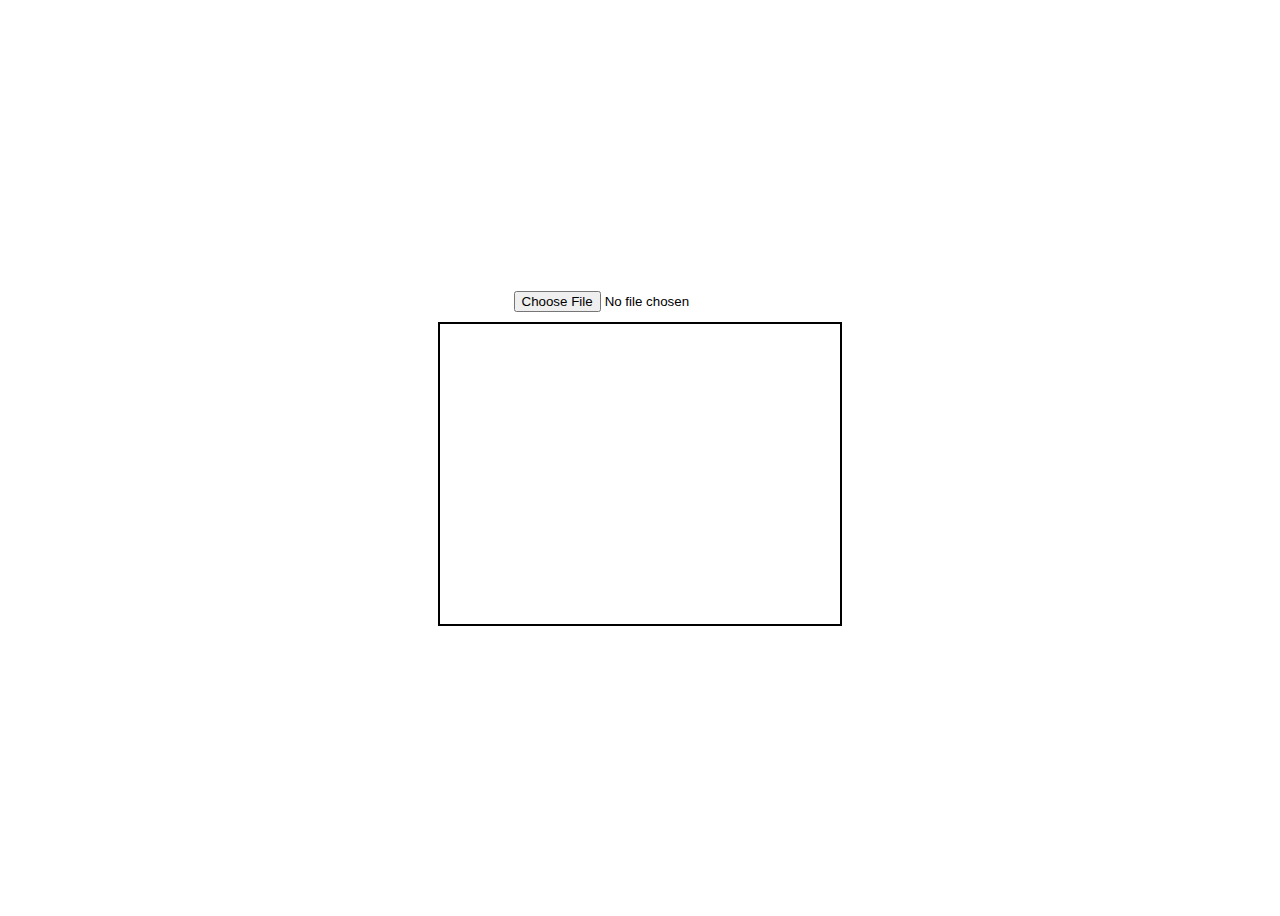
<file: 2022/3/hWork/index.html>
<!DOCTYPE html>
<html lang="en">
<head>
    <meta charset="UTF-8">
    <meta http-equiv="X-UA-Compatible" content="IE=edge">
    <meta name="viewport" content="width=device-width, initial-scale=1.0">
    <title>Document</title>
    <link rel="stylesheet" href="index.css">
   
</head>
<body>
    <input id="image_input" type="file" accept="image/png; image/jpg" >
    
    <div id="display-image"></div>

    <script src="index.js"></script>
</body>
</html>
</file>
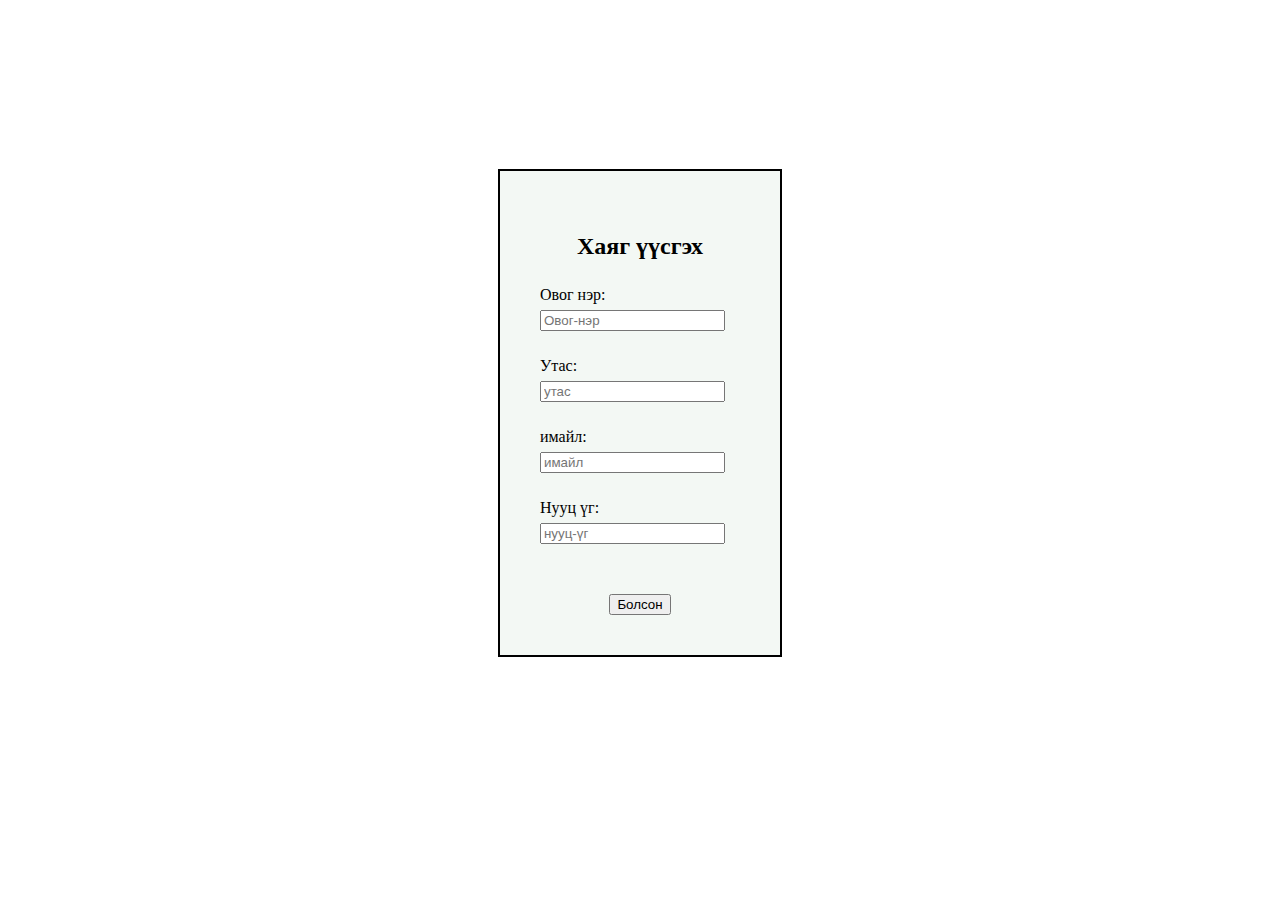
<file: 2022/3/lessen3/index.html>
<!DOCTYPE html>
<html lang="en">
<head>
    <meta charset="UTF-8">
    <meta http-equiv="X-UA-Compatible" content="IE=edge">
    <meta name="viewport" content="width=device-width, initial-scale=1.0">
    <title>Document</title>
    <link rel="stylesheet" href="index.css">
</head>
<body>
<div id="container">

<div id="header"><h2>Хаяг үүсгэх</h2></div>
<form class="form" id="form">
<div class="account">
    <label for="">Овог нэр: </label>
    <input type="text" placeholder="Овог-нэр" id="username">
    <i class="fas fa-check-circle"></i>
    <i class="fas fa-exclamation-circle"></i>
    
    <small>error</small>
</div>

<div class="account">
    <label for="">Утас:</label>
    <input type="phone-number" placeholder="утас" id="phone-number">
    <i class="fas fa-check-circle"></i>
    <i class="fas fa-exclamation-circle"></i>
    
    <small>error</small>
</div>

<div class="account">
    <label for="">имайл: </label>
    <input type="email" placeholder="имайл" id="email">
    <i class="fas fa-check-circle"></i>
    <i class="fas fa-exclamation-circle"></i>
    
    <small>error</small>
</div>

<div class="account">
    <label for="">Нууц үг:</label>
    <input type="password" placeholder="нууц-үг" id="password">
    <i class="fas fa-check-circle"></i>
    <i class="fas fa-exclamation-circle"></i>
    
    <small>error</small>
</div>
 
<div id="button"><button>Болсон</button></div>

</form>
</div>

    <script src="index.js"></script>
</body>
</html>
</file>
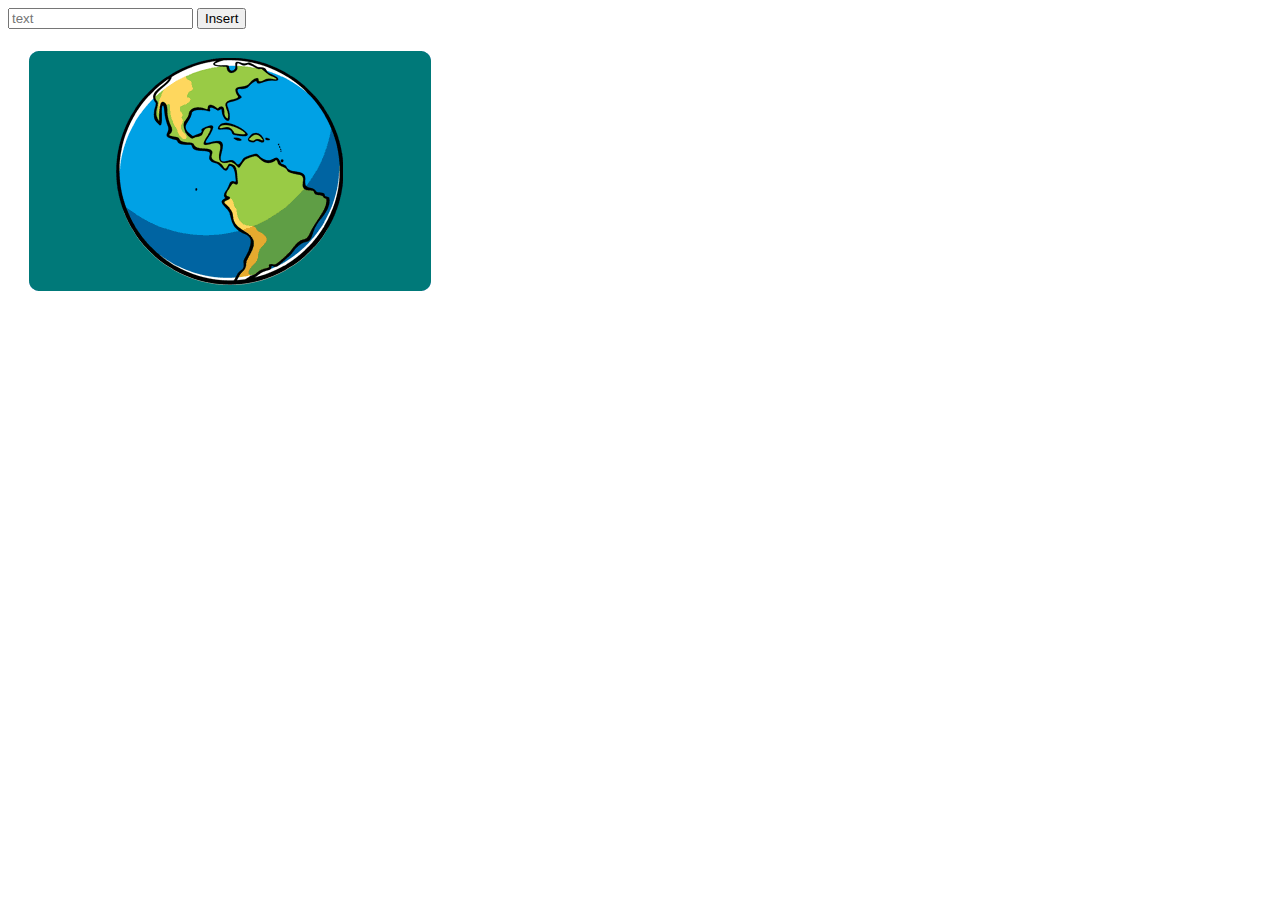
<file: 2022/3/lesson1/index.html>
</html>
<!DOCTYPE html>
<html lang="en">
<head>
    <meta charset="UTF-8">
    <meta http-equiv="X-UA-Compatible" content="IE=edge">
    <meta name="viewport" content="width=device-width, initial-scale=1.0">
    <title>Document</title>

</head>
<body>
    <input id="text" type="text" src="world.png" placeholder="text">
    <input type="button" value="Insert" onclick="insertTextValue()">

    <div class="container"></div>
   <div ><img src="world.png" alt=""></div>
    <script src="index.js"></script>
</body>
</html>
</file>
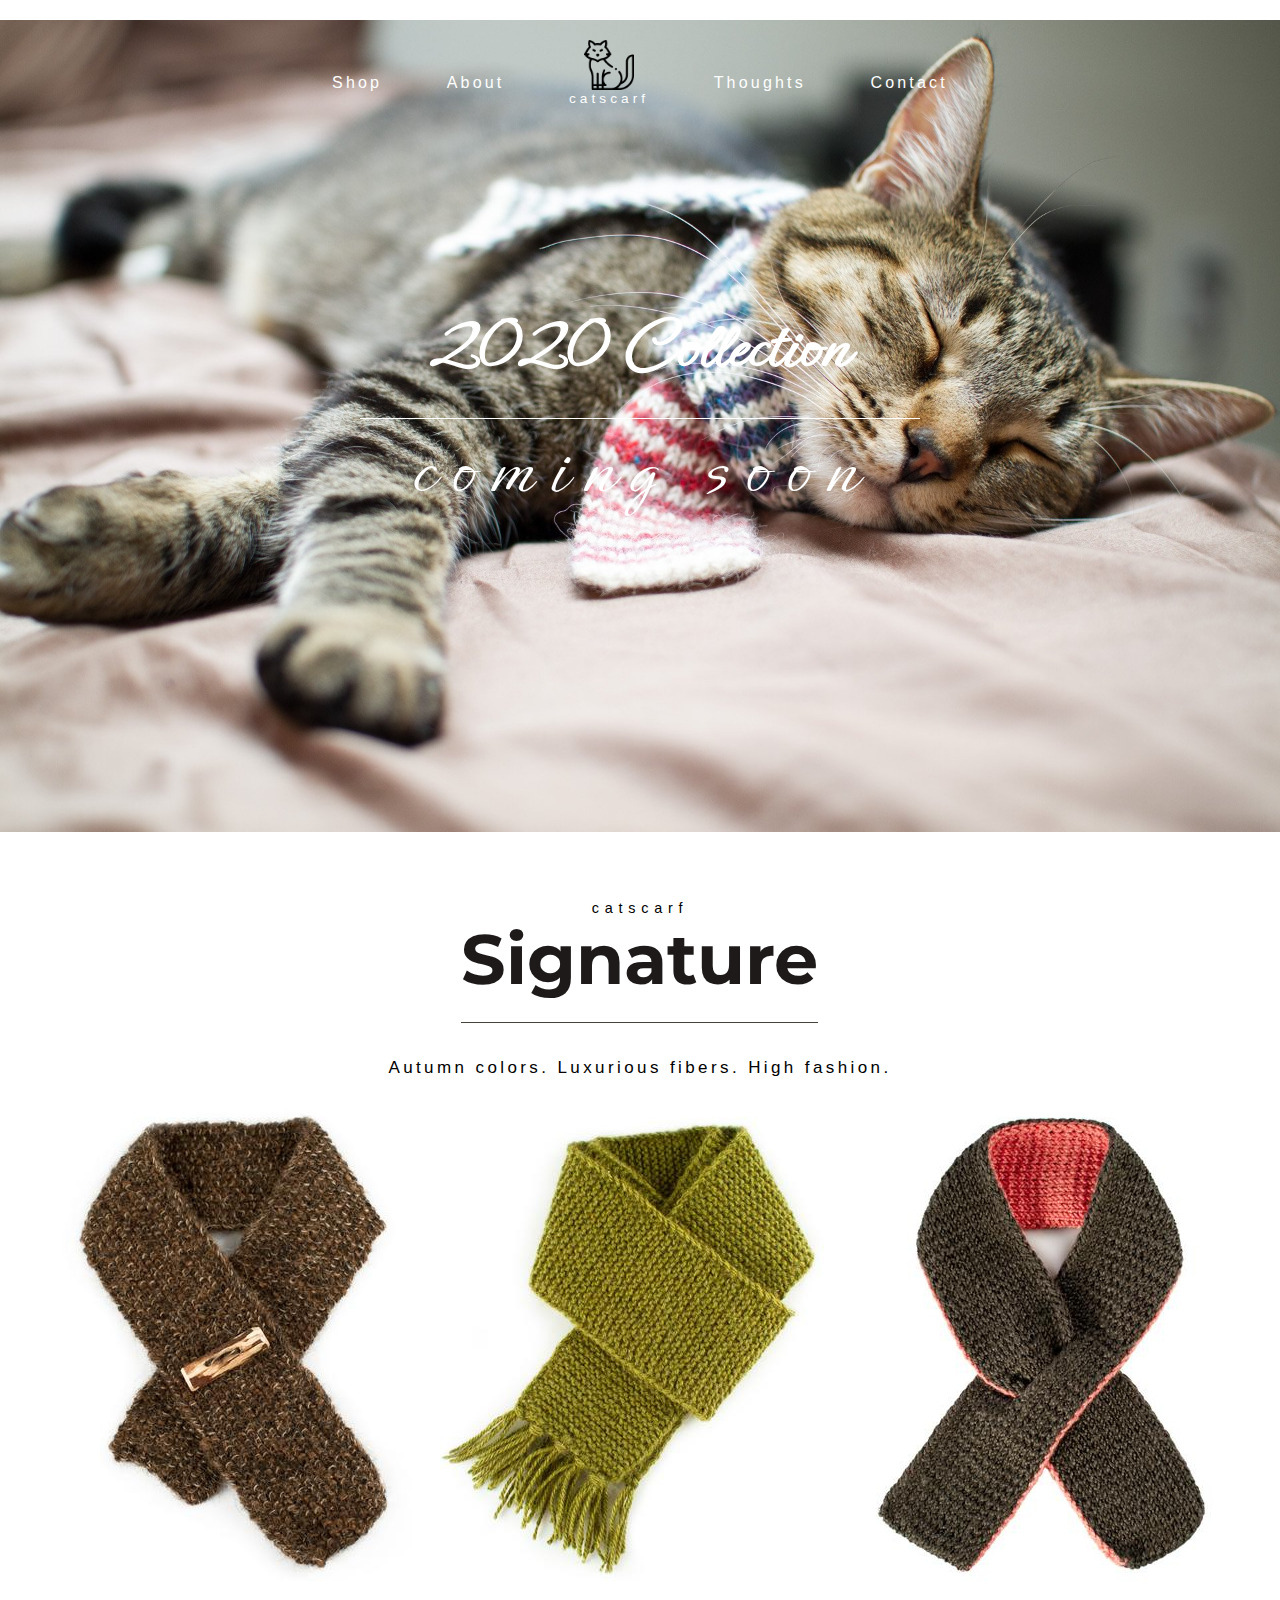
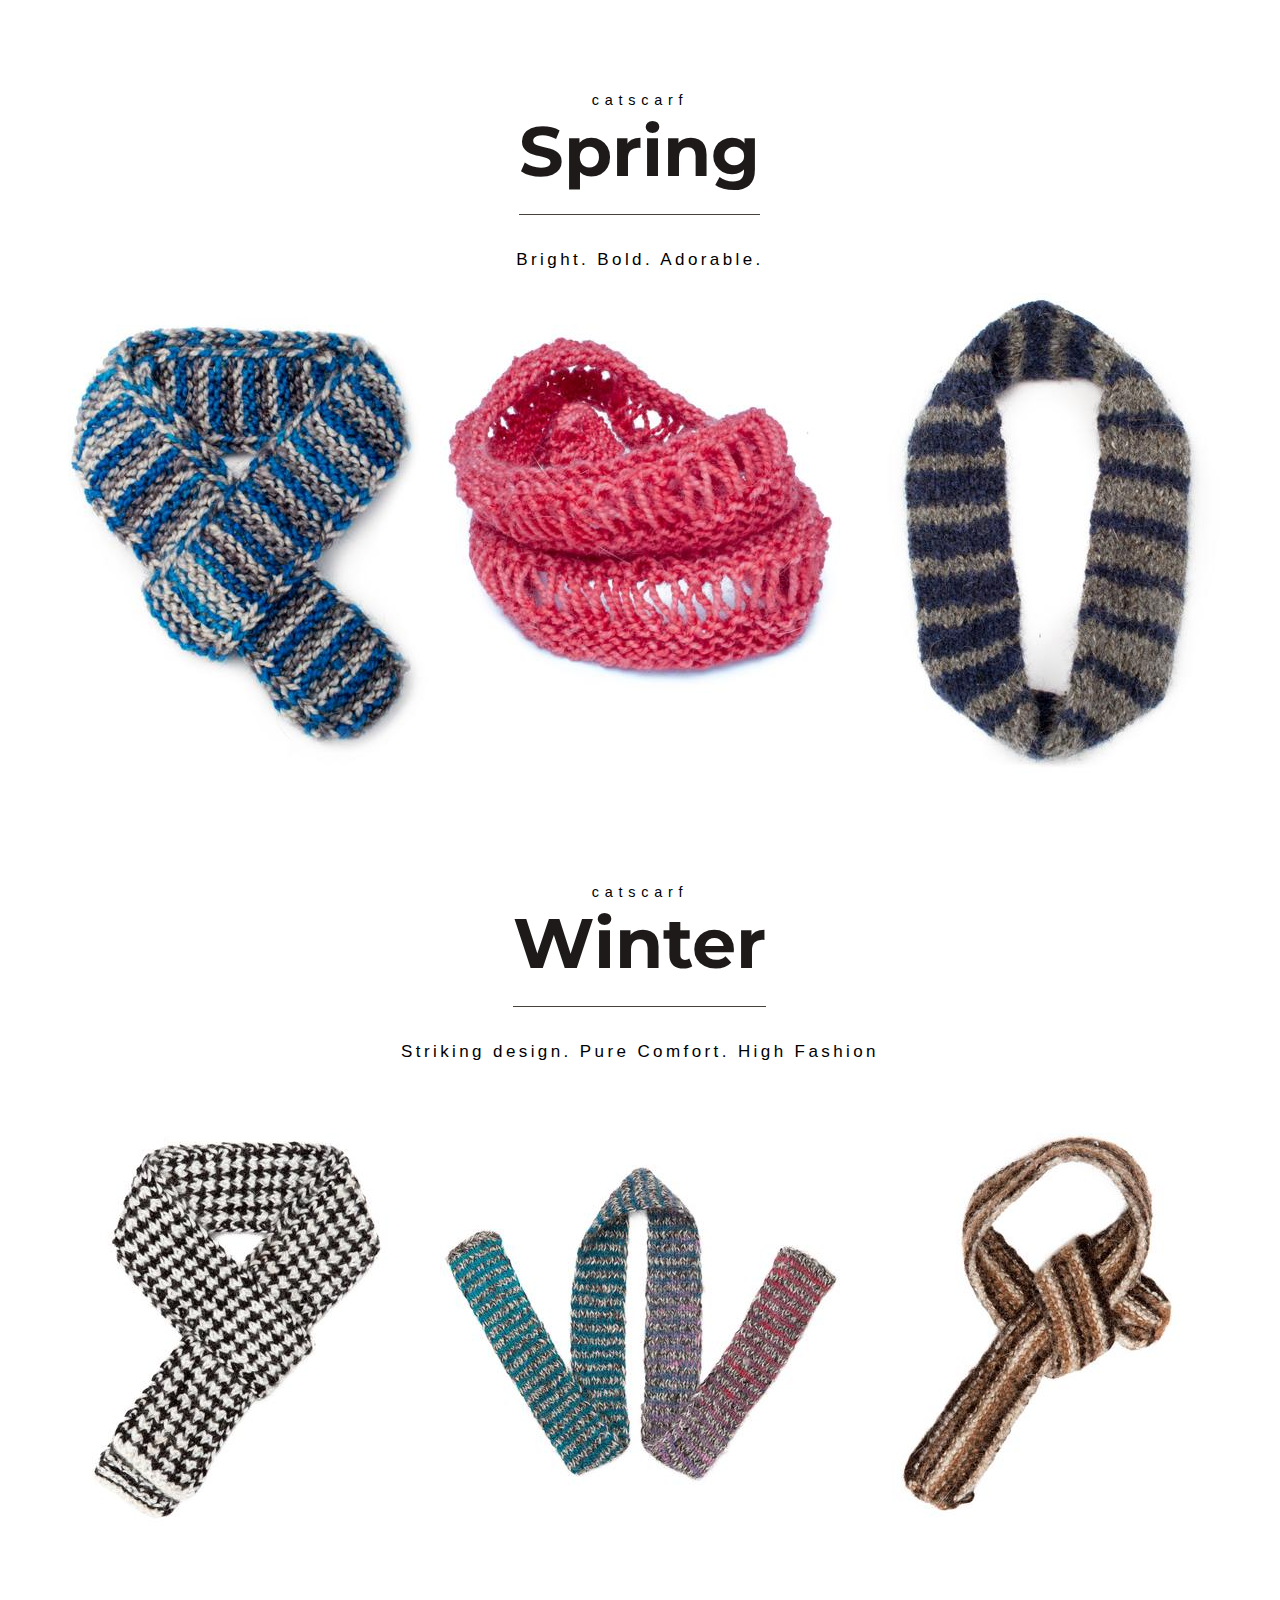
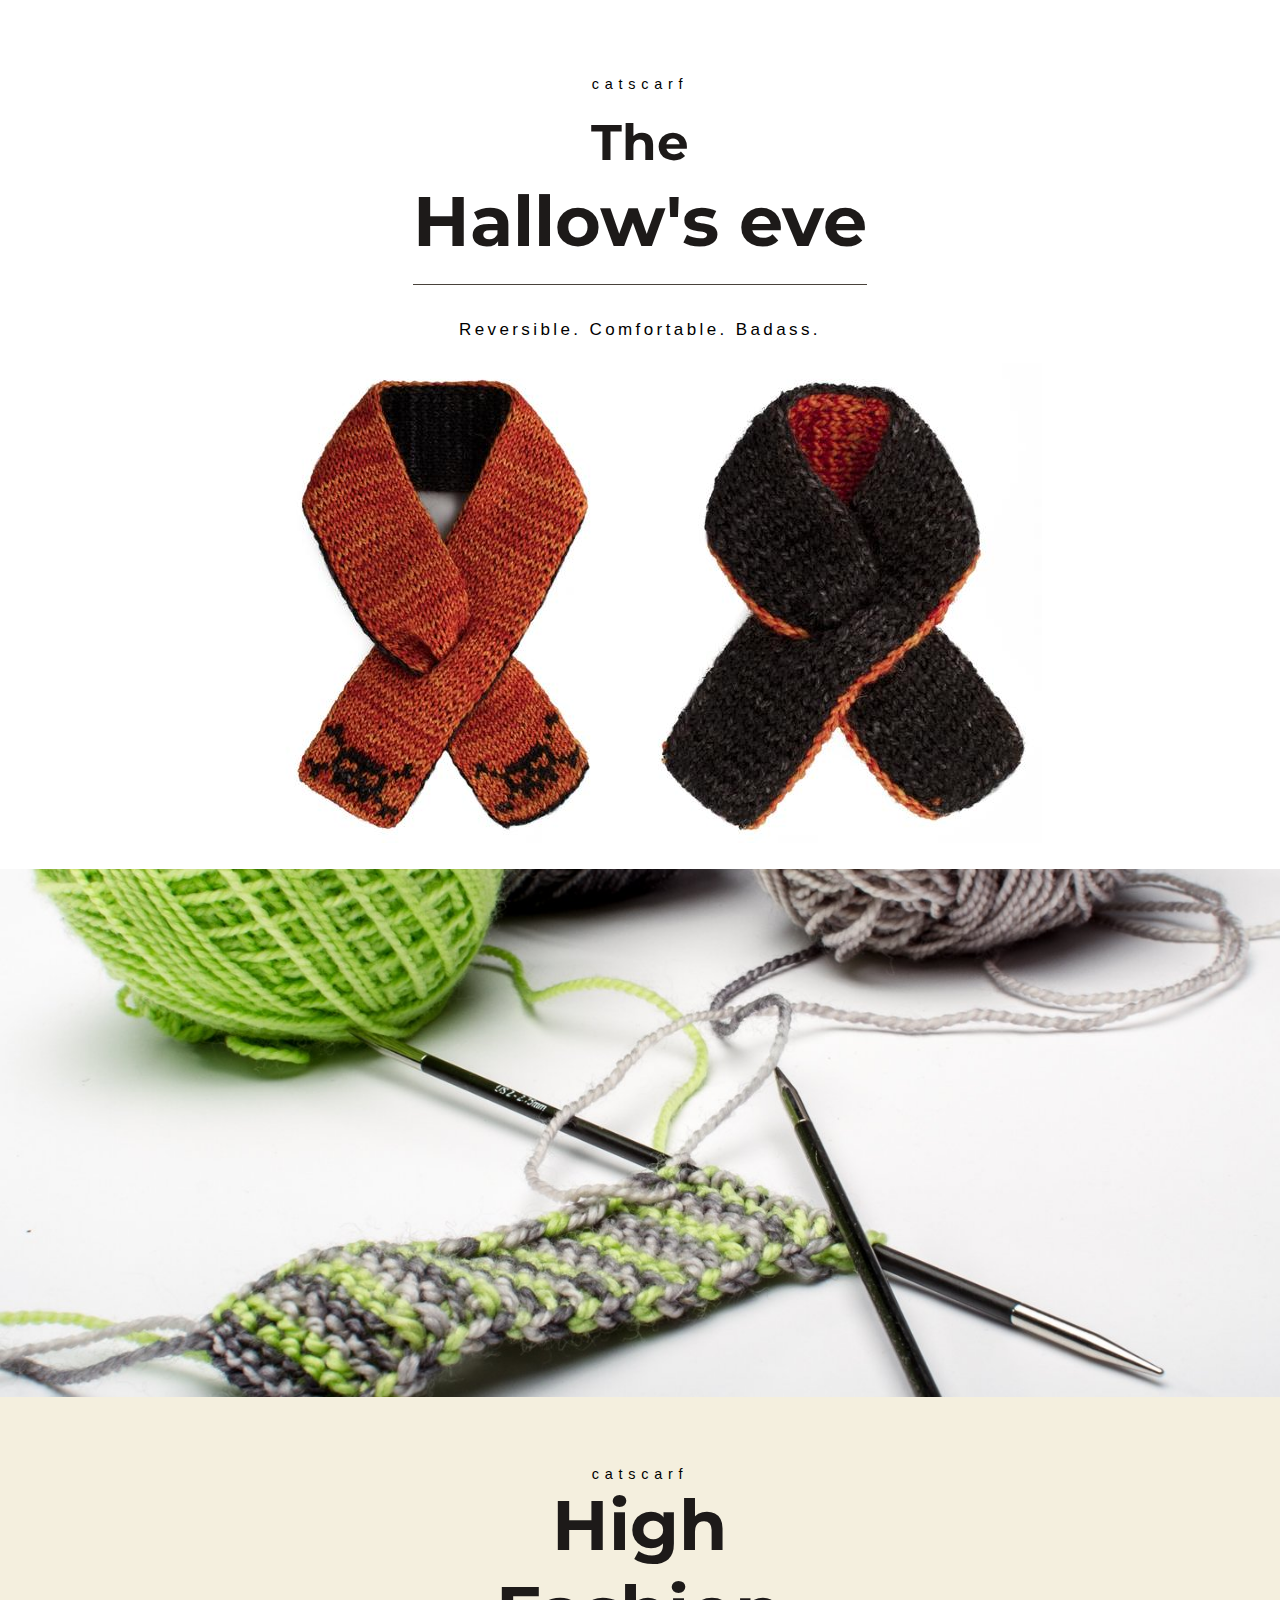
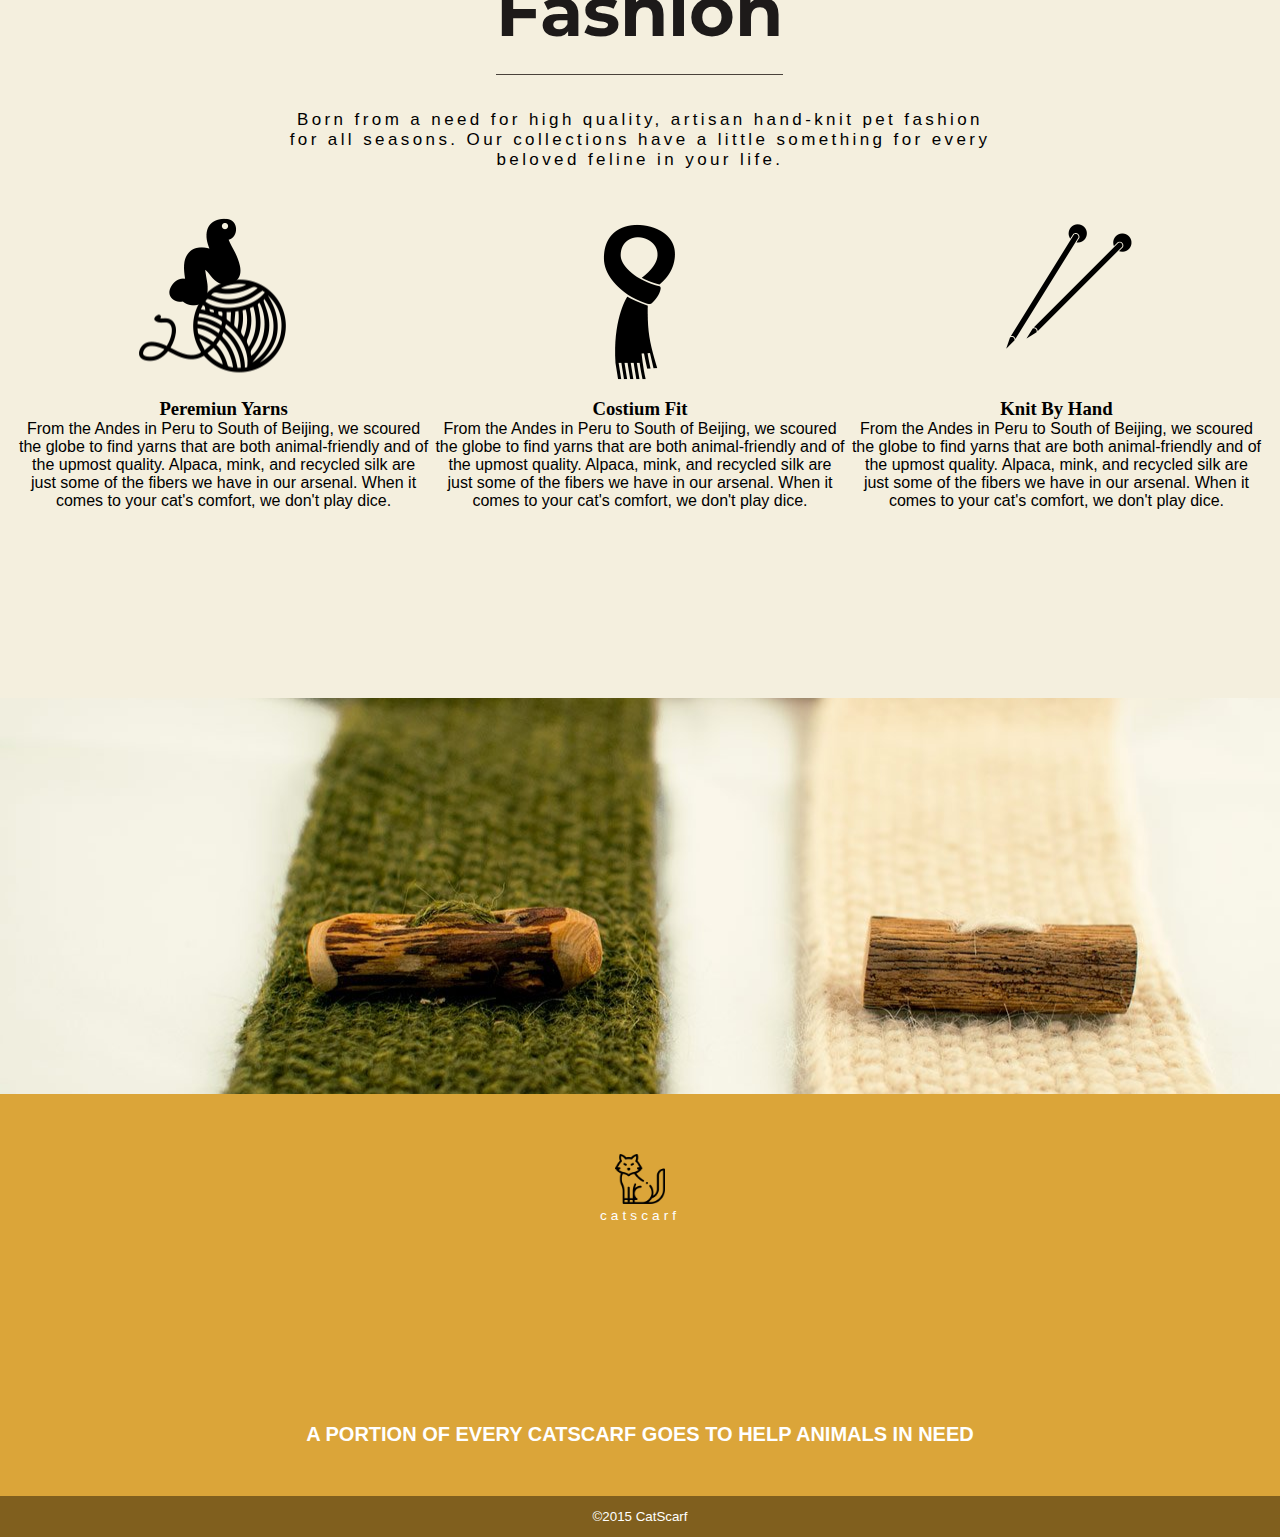
<file: catscarf/catscarf/catscarf.html>
<!DOCTYPE html>
<html lang="en">
<head>
    <meta charset="UTF-8">
    <meta http-equiv="X-UA-Compatible" content="IE=edge">
    <meta name="viewport" content="width=device-width, initial-scale=1.0">
    <title>CatScarf</title>
    <link rel="preconnect" href="https://fonts.googleapis.com">
    <link rel="preconnect" href="https://fonts.gstatic.com" crossorigin>
    <link href="https://fonts.googleapis.com/css2?family=Playfair+Display:ital@1&display=swap" rel="stylesheet">
    <link rel="preconnect" href="https://fonts.googleapis.com">
    <link rel="preconnect" href="https://fonts.gstatic.com" crossorigin>
    <link href="https://fonts.googleapis.com/css2?family=Ephesis&display=swap" rel="stylesheet">
    <link rel="preconnect" href="https://fonts.googleapis.com">
    <link rel="preconnect" href="https://fonts.gstatic.com" crossorigin>
    <link rel="preconnect" href="https://fonts.googleapis.com">
    <link rel="preconnect" href="https://fonts.gstatic.com" crossorigin>
    <link href="https://fonts.googleapis.com/css2?family=Dosis:wght@200&family=EB+Garamond:ital@1&family=Ephesis&display=swap" rel="stylesheet">
    <link rel="preconnect" href="https://fonts.googleapis.com">
    <link rel="preconnect" href="https://fonts.googleapis.com">
    <link rel="preconnect" href="https://fonts.gstatic.com" crossorigin>
    <link href="https://cdnjs.cloudflare.com/ajax/libs/font-awesome/5.13.0/css/all.min.css" rel="stylesheet"> 
    <link href="https://fonts.googleapis.com/css2?family=Montserrat:wght@200&display=swap" rel="stylesheet">
    <link rel="stylesheet" href="catscarf.css">
</head>
<body>
    <header class="header fixed new-header">
        <div class="menu new-menu">
          <input type="checkbox" id="check">
          <label for="check" class="checkbtn">
            <i class="logos"><img src="cat.png" alt="" class=""></i>
          </label>
            <ul class="nav">
                <li class=""><a href="#Shop" class="">Shop</a></li>
                <li class=""><a href="#About" class="">About</a></li>
                <li class="logo"><a href="#" class=""><img src="cat.png">
                    <b class="cat">catscarf</b></a></li>
                <li class=""><a href="#Thoughts" class="">Thoughts</a></li>
                <li class=""><a href="#Contact" class="">Contact</a></li>
              </ul>
        </div>
    </header>
    <div role="main" class="main">
       <ul class="slider">
        <li class="slide" style="background-image: url(slider1.jpg);height: 812px; object-fit: cover;">
            <div class="slide-content" style="padding-top: 280.334px;">
              <h1 class="slide-headline tera">2020 Collection</h1>
              <br>
              <a class="jump" href="#">coming soon</a>
            </div>
          </li>
       </ul>
       <section class="wraper" id="shop" style="min-height: 792px; padding-bottom:2%;">
           <header class="header-page">
               <b class="logotype-small">catscarf</b>
               <h1 class="">Signature</h1>
               <p class="">Autumn colors. Luxurious fibers. High fashion.</p>
           </header>
           <ul class="grid">
               <li><a href="/collections/signature/products/the-clyde" class="zurag1"><img src="11.jpg" alt="" class=""></a> <figcaption>
                <a href="/collections/signature/products/the-clyde">
                  <span class="product-overlay">
                    <h1 itemprop="name"><span>The</span> <br class="">Clyde</h1>
                    <b class="button" style="margin-top: 30px;">view details</b>
                  </span>
                </a>
              </figcaption>
            </li>
               <li><a href="/collections/signature/products/the-clyde" class="zurag1"><img src="12.jpg" alt="" class=""></a> <figcaption>
                <a href="/collections/signature/products/the-clyde">
                  <span class="product-overlay">
                    <h1 itemprop="name"><span>The</span> <br class="">Squirrel</h1>
                    <b class="button" style="margin-top: 30px;">view details</b>
                  </span>
                </a>
              </figcaption></li>
               <li><a href="/collections/signature/products/the-clyde" class="zurag1"><img src="13.jpg" alt="" class=""></a><figcaption>
                <a href="/collections/signature/products/the-sid-nancy">
                  <span class="product-overlay">
                    <h1 itemprop="name"><span>The</span> Sid & Nancy</h1>
                    <b class="button">view details</b>
                  </span>
                </a>
              </figcaption></li>
           </ul>
       </section>
       <section class="shop-wrapper" id="shop" style="min-height: 792px; padding-bottom:2%;">
        <header class="header-page">
            <b class="logotype-small">catscarf</b>
            <h1 class="">Spring</h1>
            <p class="">Bright. Bold. Adorable.</p>
        </header>
        <ul class="grid">
            <li style="align-items: center;"><a href="/collections/signature/products/the-clyde" class="zurag1"><img src="14.jpg" alt="" class=""></a> <figcaption>
                <a href="/collections/signature/products/the-clyde">
                  <span class="product-overlay">
                    <h1 itemprop="name"><span>The</span> <br class="">Gus</h1>
                    <b class="button" style="margin-top: 30px;">view details</b>
                  </span>
                </a>
              </figcaption></li>
            <li style="align-items: center;"><a href="/collections/signature/products/the-clyde" class="zurag1"><img src="15.jpg" alt="" class=""></a> <figcaption>
                <a href="/collections/signature/products/the-clyde">
                  <span class="product-overlay">
                    <h1 itemprop="name"><span>The</span> <br class="">Mobius</h1>
                    <b class="button" style="margin-top: 30px;">view details</b>
                  </span>
                </a>
              </figcaption></li>
            <li style="align-items: center;"><a href="/collections/signature/products/the-clyde" class="zurag1"><img src="16.jpg" alt="" class=""></a> <figcaption>
                <a href="/collections/signature/products/the-clyde">
                  <span class="product-overlay">
                    <h1 itemprop="name"><span>The</span> <br class="">Gwendolyn</h1>
                    <b class="button" style="margin-top: 30px;">view details</b>
                  </span>
                </a>
              </figcaption></li>
        
        </ul>
    </section>
    <section class="shop-wrapper" id="shop" style="min-height: 792px; padding-bottom:2%;">
        <header class="header-page">
            <b class="logotype-small">catscarf</b>
            <h1 class="">Winter</h1>
            <p class="">Striking design. Pure Comfort. High Fashion</p>
        </header>
        <ul class="grid">
            <li style="align-items: center;"><a href="/collections/signature/products/the-clyde" class="zurag1"><img src="17.jpg" alt="" class=""></a> <figcaption>
                <a href="/collections/signature/products/the-clyde">
                  <span class="product-overlay">
                    <h1 itemprop="name"><span>The</span> <br class="">Ricky</h1>
                    <b class="button" style="margin-top: 30px;">view details</b>
                  </span>
                </a>
              </figcaption></li>
            <li style="align-items: center;"><a href="/collections/signature/products/the-clyde" class="zurag1"><img src="18.jpg" alt="" class=""></a> <figcaption>
                <a href="/collections/signature/products/the-clyde">
                  <span class="product-overlay">
                    <h1 itemprop="name"><span>The</span> <br class="">Felix</h1>
                    <b class="button" style="margin-top: 30px;">view details</b>
                  </span>
                </a>
              </figcaption></li>
            <li style="align-items: center;"><a href="/collections/signature/products/the-clyde" class="zurag1"><img src="19.jpg" alt="" class=""></a> <figcaption>
                <a href="/collections/signature/products/the-clyde">
                  <span class="product-overlay">
                    <h1 itemprop="name"><span>The</span> <br class="">HodgePodge</h1>
                    <b class="button" style="margin-top: 30px;">view details</b>
                  </span>
                </a>
              </figcaption></li>
        </ul>
    </section>
    <section class="shop-wrapper" id="shop" style="min-height: 792px; padding-bottom:2%;">
        <header class="header-page">
            <b class="logotype-small">catscarf</b>
            <h1 class=""><small class="">The</small>
                <br>
                Hallow's eve</h1>
            <p class="">Reversible. Comfortable. Badass.</p>
        </header>
        <ul class="grid">
            <li style="align-items: center;"><a href="/collections/signature/products/the-clyde" class="zurag1"><img src="20.jpg" alt="" class=""></a> <figcaption>
                <a href="/collections/signature/products/the-clyde">
                  <span class="product-overlay">
                    <h1 itemprop="name"><span>The Hallow's Eve</span> Skull Detail<br class=""></h1>
                    <b class="button" style="margin-top: 30px;">view details</b>
                  </span>
                </a>
              </figcaption> </li>
            <li style="align-items: center;"><a href="/collections/signature/products/the-clyde" class="zurag1"><img src="21.jpg" alt="" class=""></a>  <figcaption>
                <a href="/collections/signature/products/the-clyde">
                  <span class="product-overlay">
                    <h1 itemprop="name"><span>The Hallov's Eve</span> <br class="">Solid</h1>
                    <b class="button" style="margin-top: 30px;">view details</b>
                  </span>
                </a>
              </figcaption></li>
        </ul>
    </section>
    <section class="divider" data-speed="10" style="background-image: url(22.jpg); 
             min-height: 528px; background-position-y: -80.9792px;"> 
    </section>
    <section class="wraper about" id="about" style="min-height: 792px;">
        <header class="header-page hed">
        <b class="logotype-small">catscarf</b>
        <h1 class="">High <br> Fashion</h1>
        <p class="">Born from a need for high quality, artisan hand-knit pet fashion for all seasons. Our collections have a little something for every beloved feline in your life.
        </p>
        </header>
        <br>
        <div class="about-item-wrapper">
            <div class="about-item">
                <img src="23.gif" alt="" class="">
                <h3 class="">Peremiun Yarns</h3>
                <p>From the Andes in Peru to South of Beijing, we scoured the globe to find yarns that are both animal-friendly and of the upmost quality. Alpaca, mink, and recycled silk are just some of the fibers we have in our arsenal. When it comes to your cat's comfort, we don't play dice.
                </p>
             </div>
             <div class="about-item">
                <img src="24.gif" alt="" class="">
                <h3 class="">Costium Fit</h3>
                <p>From the Andes in Peru to South of Beijing, we scoured the globe to find yarns that are both animal-friendly and of the upmost quality. Alpaca, mink, and recycled silk are just some of the fibers we have in our arsenal. When it comes to your cat's comfort, we don't play dice.
                </p>
             </div>
             <div class="about-item">
                <img src="25.gif" alt="" class="">
                <h3 class="">Knit By Hand</h3>
                <p>From the Andes in Peru to South of Beijing, we scoured the globe to find yarns that are both animal-friendly and of the upmost quality. Alpaca, mink, and recycled silk are just some of the fibers we have in our arsenal. When it comes to your cat's comfort, we don't play dice.
                </p>
             </div>
        </div>
    </section>
    <section class="footer-image" data-speed="10" style="background-image: url(23.jpg); min-height: 396px; background-position-y: -62.3177px;">
      </section>
      </div>
      <section class="contact" id="contact" style=" min-height: 345px; background-position-y: -62.3177px;">
        <div class="logod" style="padding-top: 60px;"><a href="www.catscarf.com" class=""><img src="cat.png" width="50px">
            <b class="cat">catscarf</b></a></div>
      
        <div class="charity" style=" margin-top: 200px; ">
            <h5>A portion of every CatScarf goes to help animals in need</h5>
          </div>
          <small class="copyright" style="margin-top: 50px;">©2015 CatScarf</small>
    </section>
  </body>
</html>
</file>
<file: 2022/3/hWork/index.css>
body {
  display: flex;
  justify-content: center;
  align-items: center;
  flex-direction: column;
  height: 100vh;
  gap: 10px;
}
#display-image {
  display: block;
  width: 400px;
  height: 300px;
  border: 2px solid black;
  background-size: cover;
}
</file>
<file: 2022/3/lessen3/index.css>
body {
  display: flex;
  justify-content: center;
  align-items: center;
  height: 90vh;
  line-height: 30px;
}
#header {
  display: flex;
  justify-content: center;
}
#button {
  display: flex;
  justify-content: center;
  margin-top: 30px;
}
#container {
  background-color: rgb(243, 248, 244);
  border: 2px solid black;
  padding: 40px;
  width: 200px;
}
.account {
  position: relative;
  padding-bottom: 20px;
}
.account input {
  display: block;
}
.account small {
  position: absolute;
  visibility: hidden;
}
.account.success input {
  border: 2px solid #2cee71;
}
.account.error input {
  border: 2px solid #e74c3c;
}
.account.error small {
  visibility: visible;
  color: #e74c3c;
  margin-top: 0px;
  padding: 0%;
}
</file>
<file: catscarf/catscarf/catscarf.css>
*{
    box-sizing:border-box;
    margin:0;
    padding:0;   
    font-family: "Playfair Display SC", sans-serif;
}
body{
    height:100vh;
    margin:0;
    padding:0;
    font-size: 16px;
    font-family: Arial, Helvetica, sans-serif;
}
a{
    letter-spacing: .2em;
    text-decoration: none;
    color:white;
}
.nav {
    display: block;
    text-align: center;
}
ul{
    list-style: none;
    margin:20px 0;
}
.cat {
    display: block;
    font-weight: 400;
    letter-spacing: .3em;
    font-size: 85%;
}
.menu li{
    display:inline-block;
    padding:0 30px;
}
.checkbtn{
    font-size: 30px;
    color: rgb(18, 20, 20);
    line-height: 80px;
    float:left;
    margin-left: 0;
    margin-top: 0;
    cursor: pointer;
    position:absolute;
    display: none;
}
#check{
    display: none;
}
.logos img{
    margin-top: -20px;
    margin-left: 3px;
    position: absolute;
}
@media only screen and (max-width: 1200px){
    .checkbtn{
        display: block;
     }
     .logo a{
         display: block;
         display: none;
     }
     
    .nav{
        position:relative;
        width:100%;
        height:200px;
        background-color: white; 
        top: 50px;
        left:-10000px      
    }
    .nav li a{
        color:black;
    }
    .nav li{
        display:block;
        margin-top: 20px;
        line-height: 25px;
    }
    .nav li:hover{
        background-color: rgba(0,0,0,0.1);
    }
    #check:checked ~ ul{
        left:0;
    }
}

.menu li:not(.logo) li{
    border-bottom: 1px solid rgba(255,255,255,.3);
}

.header a:hover{
    color: #c7d93b;
}
.menu img{
    width:50px;
    margin-bottom: 9px;;
}
 .logo{
     vertical-align:-15px;
     padding: 0 2em 0 2em;
     line-height: 0;
 }
 .header {
    max-width: 100%;
    margin-left: auto;
    margin-right: auto;
    width: 100%;
    position: absolute;
    z-index: 1;
 }
 .slider .slide {
    min-height: 20em;
    text-align: center;
    background-size: cover;
    background-position: center;
}
.slider {
    list-style: none;
}

.slider h1 {
    font-family: 'Dosis', sans-serif;
    font-family: 'EB Garamond', serif;
    font-family: 'Ephesis', cursive;
    display: inline-block;
    padding-top: 0;
    padding-bottom: 1.85625%;
    color: #fff;
    padding-left: 1em;
    padding-right: 1em;
    border-bottom: 1px solid #fff;
    font-size: 4.5em;
}
.slider a{
    margin: 50px 0;
    font-size: 80px;
    font-family: 'Ephesis', cursive;
}
.header-page {
    display: block;
    float: left;
    margin-right: 2.01406%;
    width: 56.27969%;
    margin-left: 21.86016%;
    margin-top: 3.7125%;
    margin-bottom: 1.85625%;
    text-align: center;
}
logotype-small {
    display: block;
    font-weight: 400;
    letter-spacing: .5em;
    font-size: 65%;
}
.header-page h1 {
    color: #1d1a19;
    border-bottom: 1px solid #49423b;
}

.header-page {
        display: block;
        float: left;
        margin-right: 2.01406%;
        width: 56.27969%;
        margin-left: 21.86016%;
        margin-top: 3.7125%;
        margin-bottom: 1.85625%;
        text-align: center;
    }
.logotype-small{
    display: block;
    font-weight:400;
    letter-spacing: .4em;
    font-size: 90%;
}
.header-page h1{
    display:inline-block;
    font-size: 70px;
    font-family: 'Montserrat', sans-serif;
    margin-bottom: 15px;
    padding-bottom: 20px;
}
.header-page p{
    font-size:17px;
    font-family: Arial, Helvetica, sans-serif;
    letter-spacing: .2em;
    margin-top: 20px;
}
.grid{
 text-align: center;
 margin:auto;
}
.grid ul{
    list-style: none;
    text-align: center;
}
.grid li{
    display:inline-block;
    position: relative;
}

.gridd ul{
    list-style: none;
}
.gridd li{
    display:inline-block;
    padding: 0 60px;
}

.product-overlay {
    position: absolute;
    top: 0;
    right: 0;
    bottom: 0;
    left: 0;
    max-width: 300px;
    max-height: 300px;
    padding: 4em 1.5em 1.5em 1.5em;
    overflow: hidden;
    margin: auto;
    border-radius: 50%;
    opacity: 0;
    text-align: center;
    background-color: rgba(29,26,25,.5);
    color: #fff;
    -webkit-transition: all .2s;
    -moz-transition: all .2s;
    transition: all .2s;
}
.product-overlay:hover {
    position: absolute;
    top: 0;
    right: 0;
    bottom: 0;
    left: 0;
    max-width: 300px;
    max-height: 300px;
    padding: 4em 1.5em 1.5em 1.5em;
    overflow: visible;
    margin: auto;
    border-radius: 50%;
    opacity: 1;
    text-align: center;
    background-color: rgba(29,26,25,.5);
    color: #fff;
    -webkit-transition: all .2s;
    -moz-transition: all .2s;
    transition: all .2s;
}

.product-overlay h1 {
    font-size: 34px;
    padding-top: 0;
    padding-bottom: 7.425%;
    -webkit-transition-delay: 0s;
    -moz-transition-delay: 0s;
    transition-delay: 0s;
    border-bottom: 1px solid #c7c7c7;
}
.product-overlay .button {
    display: block;
    -webkit-transition-delay: 0.15s;
    -moz-transition-delay: 0.15s;
    transition-delay: 0.15s;
}

.product-overlay .button, .product-overlay h1, .product-overlay p {
    opacity: 0;
    -webkit-transform: translateY(10px);
    -moz-transform: translateY(10px);
    -ms-transform: translateY(10px);
    -o-transform: translateY(10px);
    transform: translateY(10px);
    -webkit-transition: all .2s;
    -moz-transition: all .2s;
    transition: all .2s;
}
.product-overlay .button, .product-overlay h1:hover, .product-overlay p:hover {
    opacity: 1;
    -webkit-transform: translateY(10px);
    -moz-transform: translateY(10px);
    -ms-transform: translateY(10px);
    -o-transform: translateY(10px);
    transform: translateY(10px);
    -webkit-transition: all .2s;
    -moz-transition: all .2s;
    transition: all .2s;
}
.divider {
    min-height: 20em;
    background-repeat: no-repeat;
    background-size: 100% auto;
    background-position: center 100%;
}
.about-item-wrapper:last-child {
    margin-right: 0;
}
.about-item-wrapper{
    text-align: center;
}
.grid img{
    width:100%;
    vertical-align: middle;
}
.about {
    padding-top: 1.7125%;
    padding-bottom: 4.425%;
    background-color: #f4efde;
}
.about-item h3{
    font-family: "Playfair Display SC",serif;
    font-style: normal;
    word-break: keep-all;
}
 .about-item p{ 
    margin:0;  
    padding: 0;
    border: 0;
    font-size: 100%;
    font: inherit;
    vertical-align: baseline;

 }
 .about-item {
    display: inline-block;
    text-align: center;
    width:412px;
    height:447px;
    
}
@media only screen and (width:400px){
    .one-item{
        width:312px;
        height:347px;
    }
}
.contact {
    margin-top:0;
    clear: both;
    text-align: center;
    background-color: #dba539;
    color: #fff;
}
.contact .logo img{
     margin-top: 50px;
     margin-bottom: 10px;
    width:50px;
    height:50px;
}
small.copyright {
    margin-bottom: 0px;
    padding: 1em 0;
    display: block;
    background-color: #805f1e;
}
h5{
    font-family: Arial, Helvetica, sans-serif;
    font-size: 20px;
    text-transform: uppercase;

}
.header-page small{
    display: inline-block;
    font-size: 50px;
    font-family: 'Montserrat', sans-serif;
    font-weight: bold;
}
.slide a:hover{
    color:#c7d93b;
}
</file>
